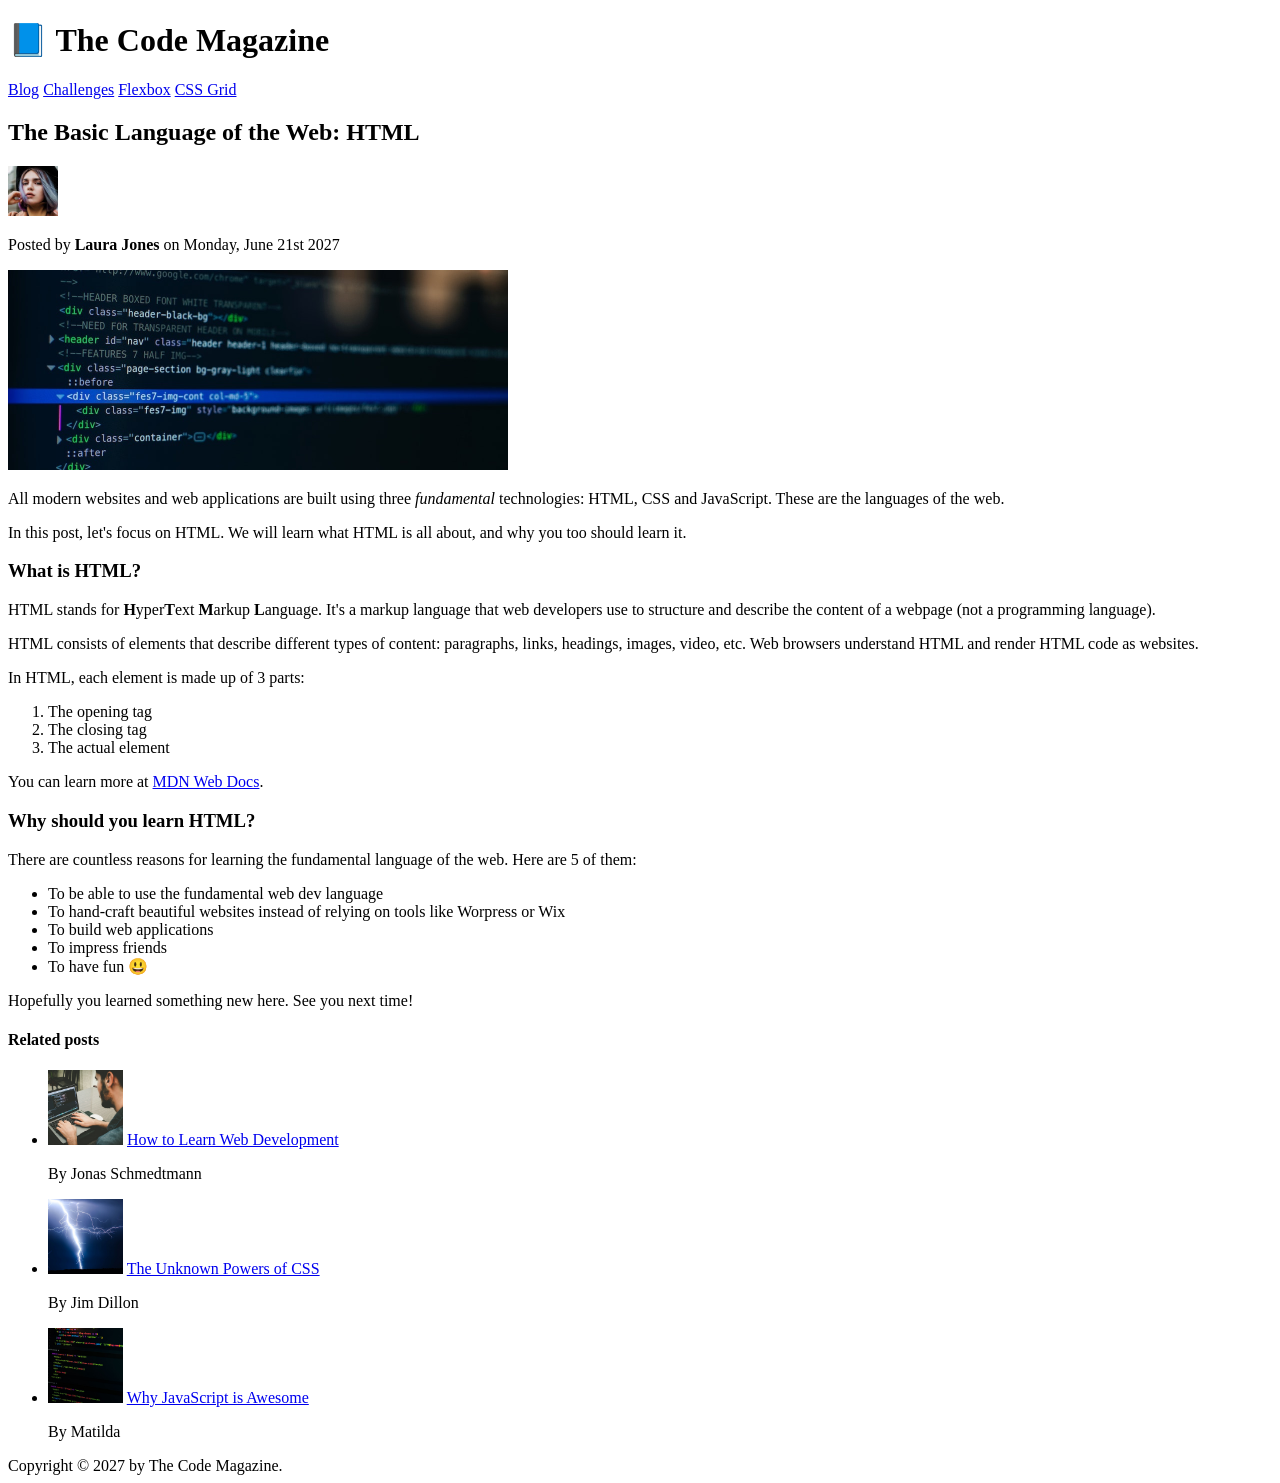
<file: working/03-CSS-Fundamentals/index.html>
<!DOCTYPE html>
<html lang="en">
  <head>
    <meta charset="UTF-8" />
    <title>The Basic Language of the Web: HTML</title>
  </head>

  <body>
    <!--
    <h1>The Basic Language of the Web: HTML</h1>
    <h2>The Basic Language of the Web: HTML</h2>
    <h3>The Basic Language of the Web: HTML</h3>
    <h4>The Basic Language of the Web: HTML</h4>
    <h5>The Basic Language of the Web: HTML</h5>
    <h6>The Basic Language of the Web: HTML</h6>
    -->

    <header>
      <h1>📘 The Code Magazine</h1>

      <nav>
        <a href="blog.html">Blog</a>
        <a href="#">Challenges</a>
        <a href="#">Flexbox</a>
        <a href="#">CSS Grid</a>
      </nav>
    </header>

    <article>
      <header>
        <h2>The Basic Language of the Web: HTML</h2>

        <img
          src="img/laura-jones.jpg"
          alt="Headshot of Laura Jones"
          height="50"
          width="50"
        />

        <p>Posted by <strong>Laura Jones</strong> on Monday, June 21st 2027</p>

        <img
          src="img/post-img.jpg"
          alt="HTML code on a screen"
          width="500"
          height="200"
        />
      </header>

      <p>
        All modern websites and web applications are built using three
        <em>fundamental</em>
        technologies: HTML, CSS and JavaScript. These are the languages of the
        web.
      </p>

      <p>
        In this post, let's focus on HTML. We will learn what HTML is all about,
        and why you too should learn it.
      </p>

      <h3>What is HTML?</h3>
      <p>
        HTML stands for <strong>H</strong>yper<strong>T</strong>ext
        <strong>M</strong>arkup <strong>L</strong>anguage. It's a markup
        language that web developers use to structure and describe the content
        of a webpage (not a programming language).
      </p>
      <p>
        HTML consists of elements that describe different types of content:
        paragraphs, links, headings, images, video, etc. Web browsers understand
        HTML and render HTML code as websites.
      </p>
      <p>In HTML, each element is made up of 3 parts:</p>

      <ol>
        <li>The opening tag</li>
        <li>The closing tag</li>
        <li>The actual element</li>
      </ol>

      <p>
        You can learn more at
        <a
          href="https://developer.mozilla.org/en-US/docs/Web/HTML"
          target="_blank"
          >MDN Web Docs</a
        >.
      </p>

      <h3>Why should you learn HTML?</h3>

      <p>
        There are countless reasons for learning the fundamental language of the
        web. Here are 5 of them:
      </p>

      <ul>
        <li>To be able to use the fundamental web dev language</li>
        <li>
          To hand-craft beautiful websites instead of relying on tools like
          Worpress or Wix
        </li>
        <li>To build web applications</li>
        <li>To impress friends</li>
        <li>To have fun 😃</li>
      </ul>

      <p>Hopefully you learned something new here. See you next time!</p>
    </article>

    <aside>
      <h4>Related posts</h4>

      <ul>
        <li>
          <img
            src="img/related-1.jpg"
            alt="Person programming"
            width="75"
            width="75"
          />
          <a href="#">How to Learn Web Development</a>
          <p>By Jonas Schmedtmann</p>
        </li>
        <li>
          <img src="img/related-2.jpg" alt="Lightning" width="75" heigth="75" />
          <a href="#">The Unknown Powers of CSS</a>
          <p>By Jim Dillon</p>
        </li>
        <li>
          <img
            src="img/related-3.jpg"
            alt="JavaScript code on a screen"
            width="75"
            height="75"
          />
          <a href="#">Why JavaScript is Awesome</a>
          <p>By Matilda</p>
        </li>
      </ul>
    </aside>

    <footer>Copyright &copy; 2027 by The Code Magazine.</footer>
  </body>
</html>
</file>
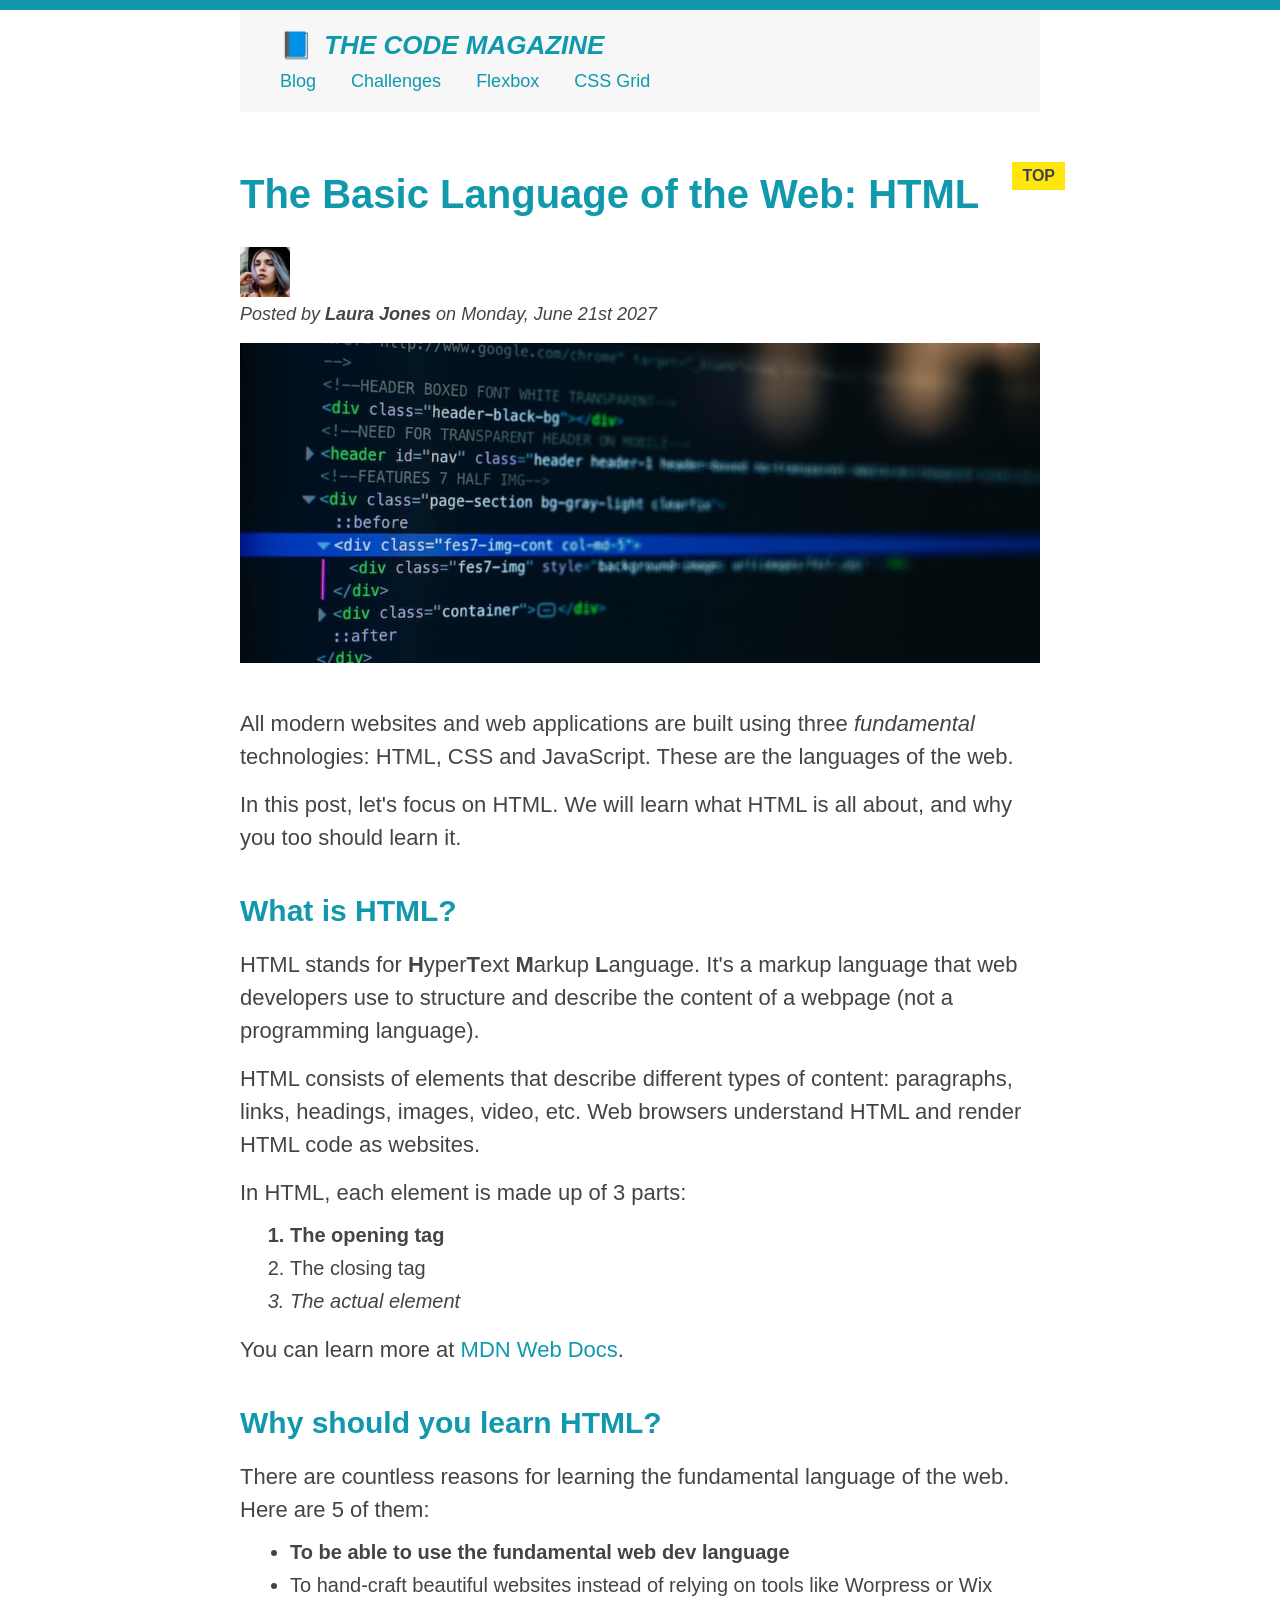
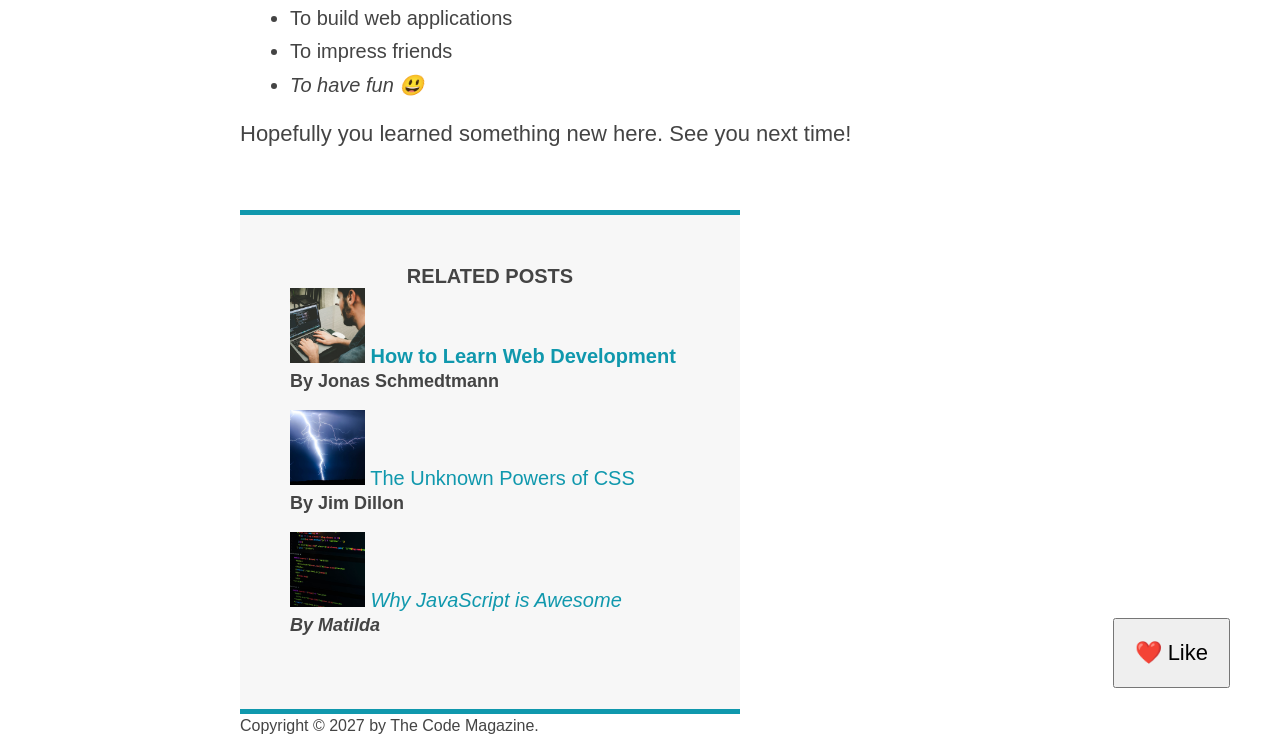
<file: working/04-CSS-Layouts/index.html>
<!DOCTYPE html>
<html lang="en">
  <head>
    <meta charset="UTF-8" />
    <link href="style.css" rel="stylesheet" />

    <title>The Basic Language of the Web: HTML</title>
  </head>

  <body>
    <!--
    <h1>The Basic Language of the Web: HTML</h1>
    <h2>The Basic Language of the Web: HTML</h2>
    <h3>The Basic Language of the Web: HTML</h3>
    <h4>The Basic Language of the Web: HTML</h4>
    <h5>The Basic Language of the Web: HTML</h5>
    <h6>The Basic Language of the Web: HTML</h6>
    -->

    <div class="container">
      <header class="main-header">
        <h1>📘 The Code Magazine</h1>

        <nav>
          <!-- <strong>This is the navigation</strong> -->
          <a href="blog.html">Blog</a>
          <a href="#">Challenges</a>
          <a href="#">Flexbox</a>
          <a href="#">CSS Grid</a>
        </nav>
      </header>

      <article>
        <header class="post-header">
          <h2>The Basic Language of the Web: HTML</h2>

          <img
            src="img/laura-jones.jpg"
            alt="Headshot of Laura Jones"
            height="50"
            width="50"
          />

          <p id="author">
            Posted by <strong>Laura Jones</strong> on Monday, June 21st 2027
          </p>

          <img
            src="img/post-img.jpg"
            alt="HTML code on a screen"
            width="500"
            height="200"
            class="post-img"
          />
          <button>❤️ Like</button>
        </header>

        <p>
          All modern websites and web applications are built using three
          <em>fundamental</em>
          technologies: HTML, CSS and JavaScript. These are the languages of the
          web.
        </p>

        <p>
          In this post, let's focus on HTML. We will learn what HTML is all
          about, and why you too should learn it.
        </p>

        <h3>What is HTML?</h3>
        <p>
          HTML stands for <strong>H</strong>yper<strong>T</strong>ext
          <strong>M</strong>arkup <strong>L</strong>anguage. It's a markup
          language that web developers use to structure and describe the content
          of a webpage (not a programming language).
        </p>
        <p>
          HTML consists of elements that describe different types of content:
          paragraphs, links, headings, images, video, etc. Web browsers
          understand HTML and render HTML code as websites.
        </p>
        <p>In HTML, each element is made up of 3 parts:</p>

        <ol>
          <li class="first-li">The opening tag</li>
          <li>The closing tag</li>
          <li>The actual element</li>
        </ol>

        <p>
          You can learn more at
          <a
            href="https://developer.mozilla.org/en-US/docs/Web/HTML"
            target="_blank"
            >MDN Web Docs</a
          >.
        </p>

        <h3>Why should you learn HTML?</h3>

        <p>
          There are countless reasons for learning the fundamental language of
          the web. Here are 5 of them:
        </p>

        <ul>
          <li class="first-li">
            To be able to use the fundamental web dev language
          </li>
          <li>
            To hand-craft beautiful websites instead of relying on tools like
            Worpress or Wix
          </li>
          <li>To build web applications</li>
          <li>To impress friends</li>
          <li>To have fun 😃</li>
        </ul>

        <p>Hopefully you learned something new here. See you next time!</p>
      </article>

      <aside>
        <h4>Related posts</h4>

        <ul class="related">
          <li>
            <img
              src="img/related-1.jpg"
              alt="Person programming"
              width="75"
              height="75"
            />
            <a href="#">How to Learn Web Development</a>
            <p class="related-author">By Jonas Schmedtmann</p>
          </li>
          <li>
            <img
              src="img/related-2.jpg"
              alt="Lightning"
              width="75"
              height="75"
            />
            <a href="#">The Unknown Powers of CSS</a>
            <p class="related-author">By Jim Dillon</p>
          </li>
          <li>
            <img
              src="img/related-3.jpg"
              alt="JavaScript code on a screen"
              width="75"
              height="75"
            />
            <a href="#">Why JavaScript is Awesome</a>
            <p class="related-author">By Matilda</p>
          </li>
        </ul>
      </aside>

      <footer>
        <p id="copyright" class="copyright text">
          Copyright &copy; 2027 by The Code Magazine.
        </p>
      </footer>
    </div>
  </body>
</html>
</file>
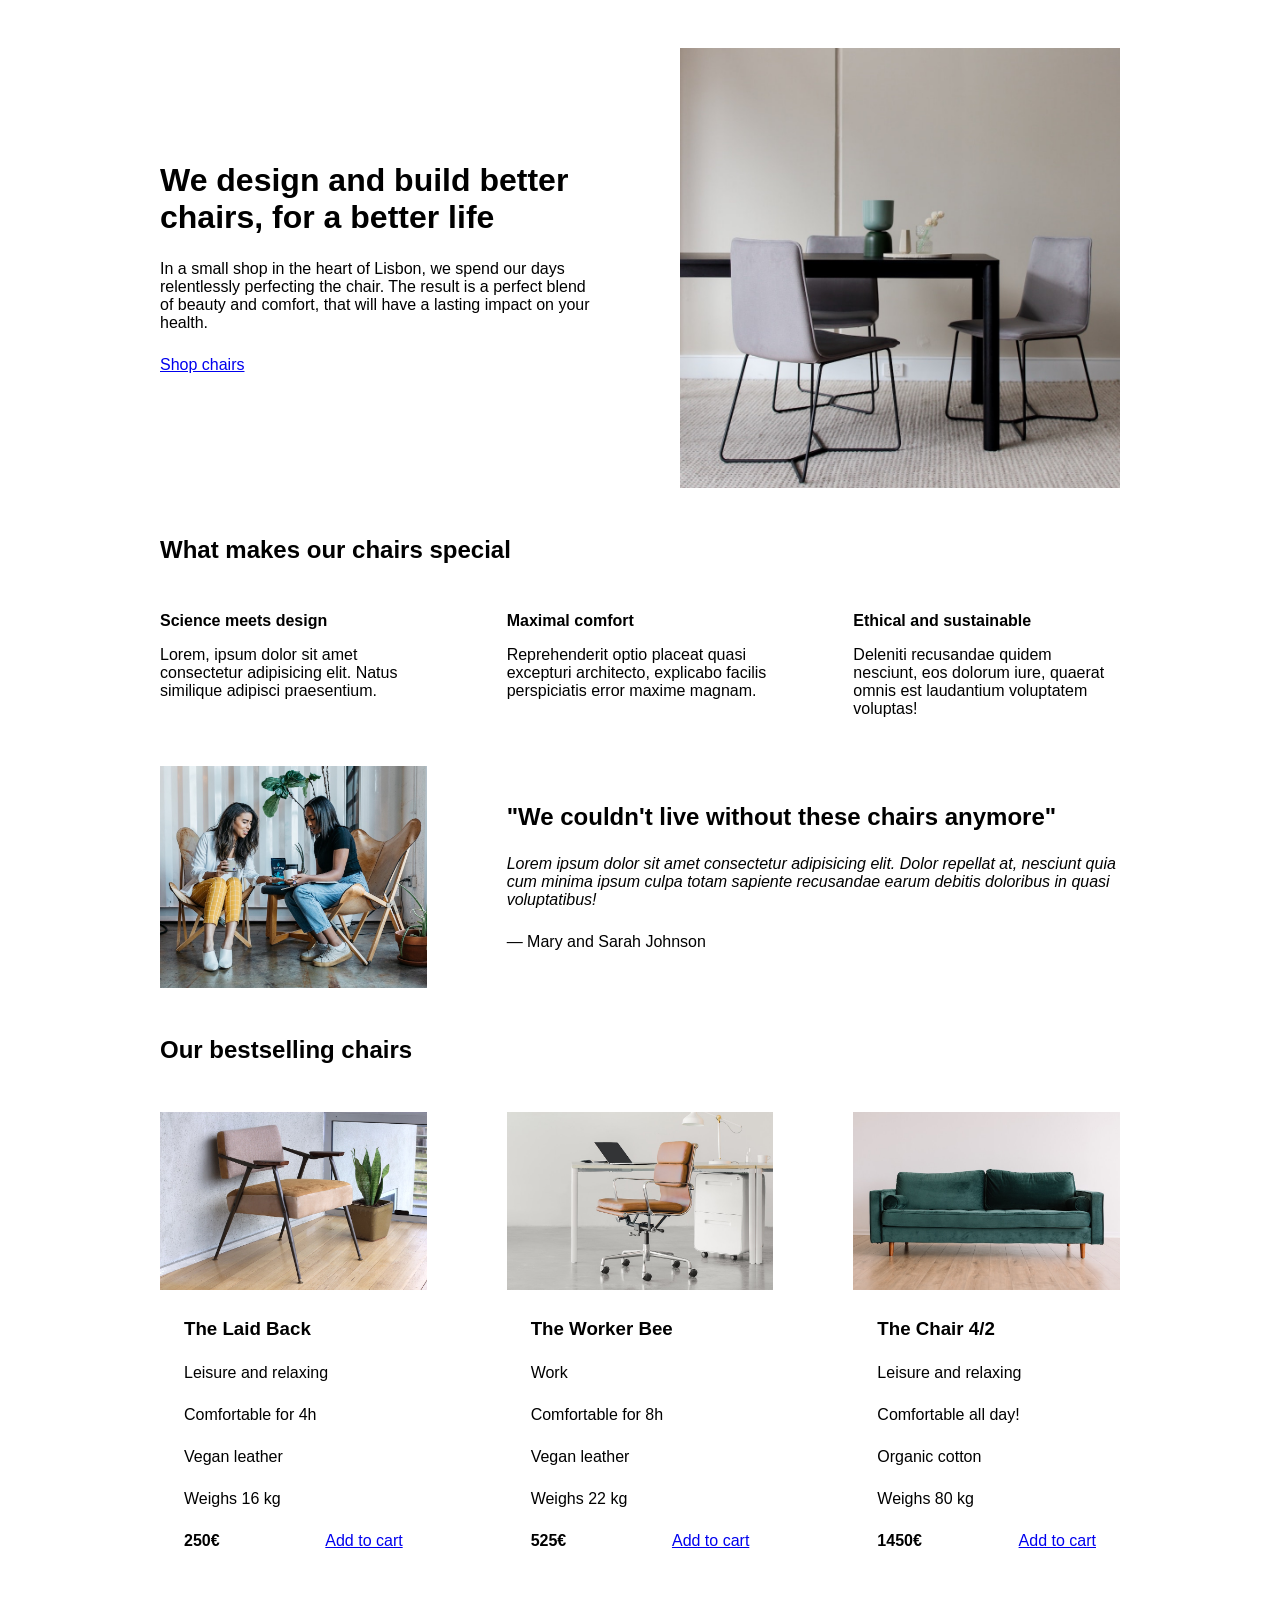
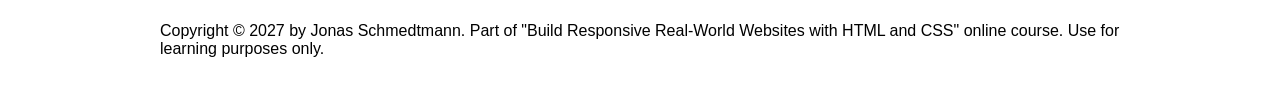
<file: working/05-Design/index.html>
<!DOCTYPE html>
<html lang="en">
  <head>
    <meta charset="UTF-8" />
    <meta http-equiv="X-UA-Compatible" content="IE=edge" />
    <meta name="viewport" content="width=device-width, initial-scale=1.0" />

    <link rel="stylesheet" href="style.css" />
    <title>Lisbon Chair Shop</title>
  </head>
  <body>
    <div class="container">
      <header>
        <div class="header-text-box">
          <h1>We design and build better chairs, for a better life</h1>
          <p class="header-text">
            In a small shop in the heart of Lisbon, we spend our days
            relentlessly perfecting the chair. The result is a perfect blend of
            beauty and comfort, that will have a lasting impact on your health.
          </p>
          <a class="btn btn--big" href="#">Shop chairs</a>
        </div>
        <img src="hero.jpg" alt="Photo" />
      </header>

      <section>
        <h2>What makes our chairs special</h2>
        <div class="grid-3-cols">
          <div>
            <p class="features-title"><strong>Science meets design</strong></p>
            <p class="features-text">
              Lorem, ipsum dolor sit amet consectetur adipisicing elit. Natus
              similique adipisci praesentium.
            </p>
          </div>

          <div>
            <p class="features-title">
              <strong>Maximal comfort</strong>
            </p>
            <p class="features-text">
              Reprehenderit optio placeat quasi excepturi architecto, explicabo
              facilis perspiciatis error maxime magnam.
            </p>
          </div>

          <div>
            <p class="features-title">
              <strong>Ethical and sustainable</strong>
            </p>
            <p class="features-text">
              Deleniti recusandae quidem nesciunt, eos dolorum iure, quaerat
              omnis est laudantium voluptatem voluptas!
            </p>
          </div>
        </div>
      </section>

      <section class="testimonial-section">
        <div class="grid-3-cols">
          <img src="customers.jpg" alt="People sitting on chairs" />
          <div class="testimonial-box">
            <h2>"We couldn't live without these chairs anymore"</h2>
            <blockquote class="testimonial-text">
              Lorem ipsum dolor sit amet consectetur adipisicing elit. Dolor
              repellat at, nesciunt quia cum minima ipsum culpa totam sapiente
              recusandae earum debitis doloribus in quasi voluptatibus!
            </blockquote>
            <p class="testimonial-author">&mdash; Mary and Sarah Johnson</p>
          </div>
        </div>
      </section>

      <section>
        <h2>Our bestselling chairs</h2>
        <div class="grid-3-cols">
          <figure class="chair">
            <img src="chair-1.jpg" alt="Chair" />
            <div class="chair-box">
              <h3>The Laid Back</h3>
              <ul class="chair-details">
                <li>
                  <!-- Span is a generic INLINE text element, it doesn't have any meaning. It's like a div element, but inline -->
                  <span>Leisure and relaxing</span>
                </li>
                <li>
                  <span>Comfortable for 4h</span>
                </li>
                <li>
                  <span>Vegan leather</span>
                </li>
                <li>
                  <span>Weighs 16 kg</span>
                </li>
              </ul>
              <div class="chair-price">
                <strong>250€</strong>
                <a href="#" class="btn btn--small">Add to cart</a>
              </div>
            </div>
          </figure>

          <figure class="chair">
            <img src="chair-2.jpg" alt="Chair" />
            <div class="chair-box">
              <h3>The Worker Bee</h3>
              <ul class="chair-details">
                <li>
                  <span>Work</span>
                </li>
                <li>
                  <span>Comfortable for 8h</span>
                </li>
                <li>
                  <span>Vegan leather</span>
                </li>
                <li>
                  <span>Weighs 22 kg</span>
                </li>
              </ul>
              <div class="chair-price">
                <strong>525€</strong>
                <a href="#" class="btn btn--small">Add to cart</a>
              </div>
            </div>
          </figure>

          <figure class="chair">
            <img src="chair-3.jpg" alt="Chair" />
            <div class="chair-box">
              <h3>The Chair 4/2</h3>
              <ul class="chair-details">
                <li>
                  <span>Leisure and relaxing</span>
                </li>
                <li>
                  <span>Comfortable all day!</span>
                </li>
                <li>
                  <span>Organic cotton</span>
                </li>
                <li>
                  <span>Weighs 80 kg</span>
                </li>
              </ul>
              <div class="chair-price">
                <strong>1450€</strong>
                <a href="#" class="btn btn--small">Add to cart</a>
              </div>
            </div>
          </figure>
        </div>
      </section>

      <footer>
        Copyright &copy; 2027 by Jonas Schmedtmann. Part of "Build Responsive
        Real-World Websites with HTML and CSS" online course. Use for learning
        purposes only.
      </footer>
    </div>
  </body>
</html>
</file>
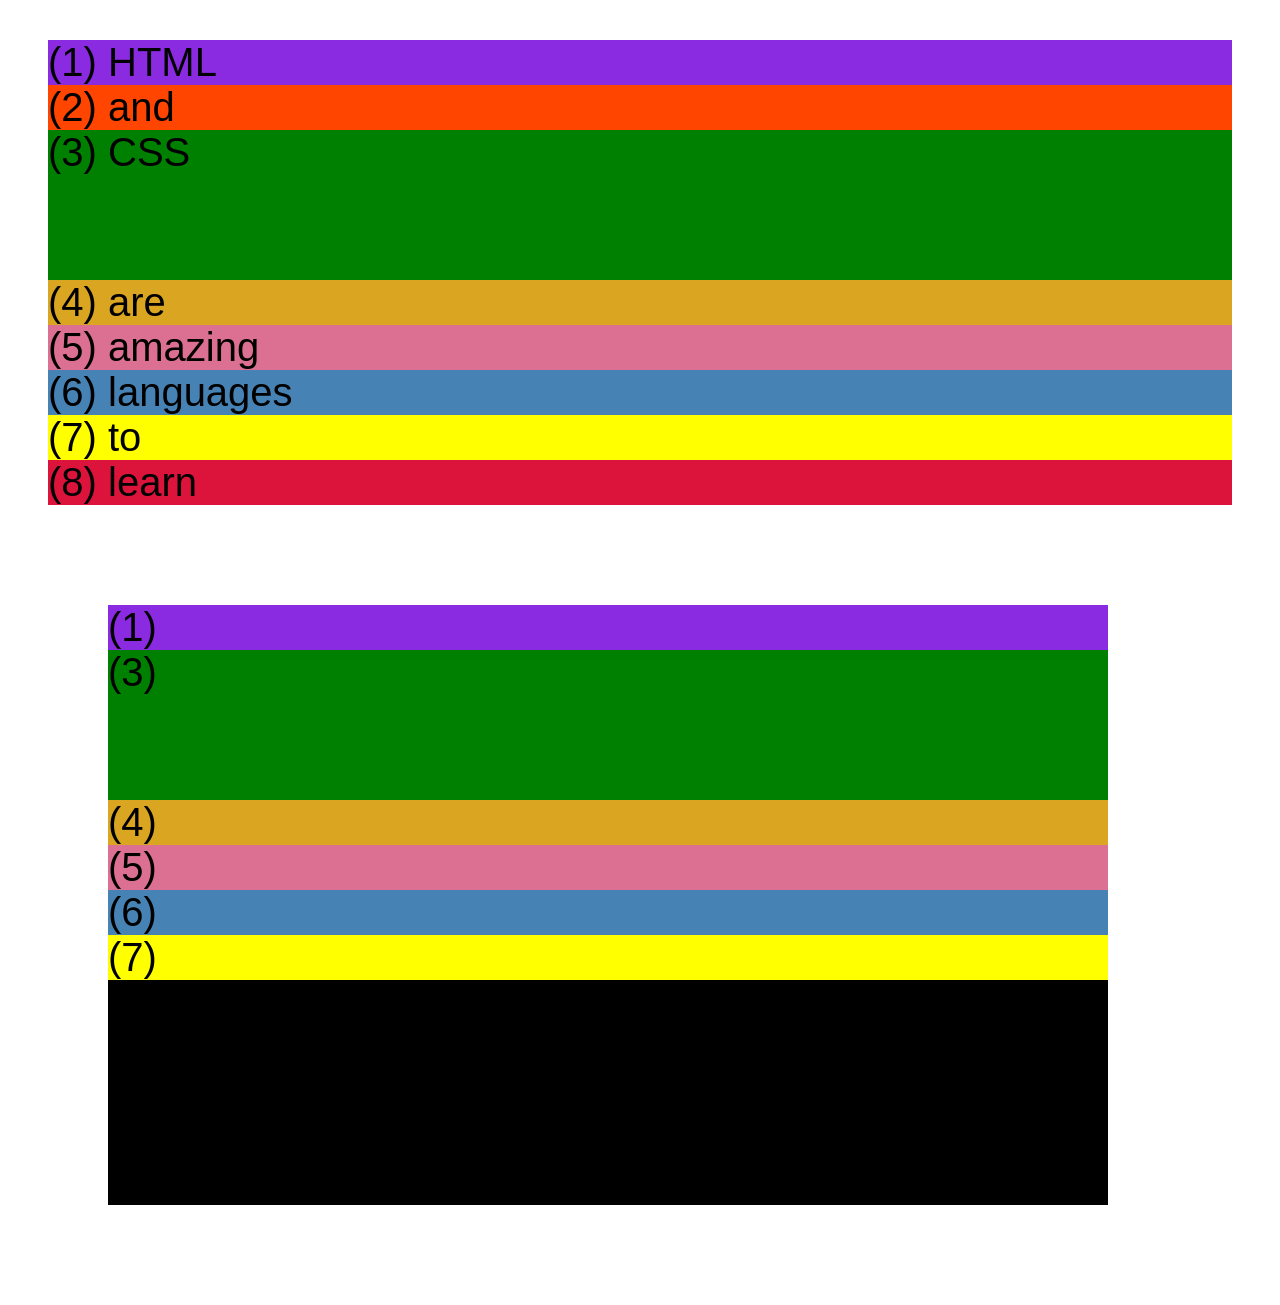
<file: working/04-CSS-Layouts/css-grid.html>
<!DOCTYPE html>
<html lang="en">
  <head>
    <meta charset="UTF-8" />
    <meta http-equiv="X-UA-Compatible" content="IE=edge" />
    <meta name="viewport" content="width=device-width, initial-scale=1.0" />
    <title>CSS Grid</title>
    <style>
      .el--1 {
        background-color: blueviolet;
      }
      .el--2 {
        background-color: orangered;
      }
      .el--3 {
        background-color: green;
        height: 150px;
      }
      .el--4 {
        background-color: goldenrod;
      }
      .el--5 {
        background-color: palevioletred;
      }
      .el--6 {
        background-color: steelblue;
      }
      .el--7 {
        background-color: yellow;
      }
      .el--8 {
        background-color: crimson;
      }

      .container--1 {
        /* STARTER */
        font-family: sans-serif;
        background-color: #ddd;
        font-size: 40px;
        margin: 40px;

        /* CSS GRID */
      }

      .container--2 {
        /* STARTER */
        font-family: sans-serif;
        background-color: black;
        font-size: 40px;
        margin: 100px;

        width: 1000px;
        height: 600px;

        /* CSS GRID */
      }
    </style>
  </head>
  <body>
    <div class="container--1">
      <div class="el el--1">(1) HTML</div>
      <div class="el el--2">(2) and</div>
      <div class="el el--3">(3) CSS</div>
      <div class="el el--4">(4) are</div>
      <div class="el el--5">(5) amazing</div>
      <div class="el el--6">(6) languages</div>
      <div class="el el--7">(7) to</div>
      <div class="el el--8">(8) learn</div>
    </div>

    <div class="container--2">
      <div class="el el--1">(1)</div>
      <div class="el el--3">(3)</div>
      <div class="el el--4">(4)</div>
      <div class="el el--5">(5)</div>
      <div class="el el--6">(6)</div>
      <div class="el el--7">(7)</div>
    </div>
  </body>
</html>
</file>
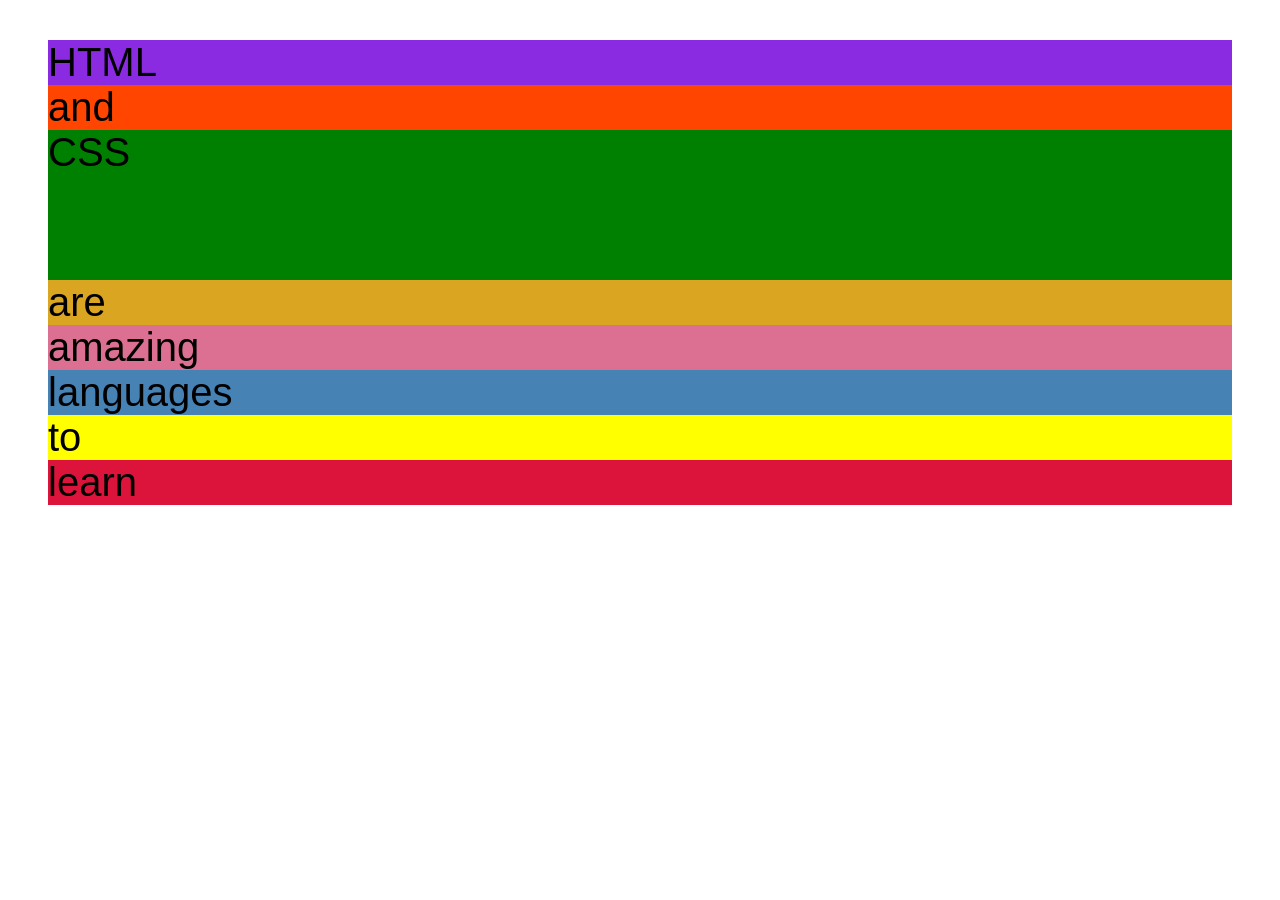
<file: working/04-CSS-Layouts/flexbox.html>
<!DOCTYPE html>
<html lang="en">
  <head>
    <meta charset="UTF-8" />
    <meta http-equiv="X-UA-Compatible" content="IE=edge" />
    <meta name="viewport" content="width=device-width, initial-scale=1.0" />
    <title>Flexbox</title>
    <style>
      .el--1 {
        background-color: blueviolet;
      }
      .el--2 {
        background-color: orangered;
      }
      .el--3 {
        background-color: green;
        height: 150px;
      }
      .el--4 {
        background-color: goldenrod;
      }
      .el--5 {
        background-color: palevioletred;
      }
      .el--6 {
        background-color: steelblue;
      }
      .el--7 {
        background-color: yellow;
      }
      .el--8 {
        background-color: crimson;
      }

      .container {
        /* STARTER */
        font-family: sans-serif;
        background-color: #ddd;
        font-size: 40px;
        margin: 40px;

        /* FLEXBOX */
      }
    </style>
  </head>
  <body>
    <div class="container">
      <div class="el el--1">HTML</div>
      <div class="el el--2">and</div>
      <div class="el el--3">CSS</div>
      <div class="el el--4">are</div>
      <div class="el el--5">amazing</div>
      <div class="el el--6">languages</div>
      <div class="el el--7">to</div>
      <div class="el el--8">learn</div>
    </div>
  </body>
</html>
</file>
<file: working/04-CSS-Layouts/style.css>
* {
  /* border-top: 10px solid #1098ad; */
  margin: 0;
  padding: 0;
}

/* PAGE SECTIONS */
body {
  color: #444;
  font-family: sans-serif;

  border-top: 10px solid #1098ad;
  position: relative;
}

.container {
  width: 800px;
  /* margin-left: auto;
  margin-right: auto; */
  margin: 0 auto;
}

.main-header {
  background-color: #f7f7f7;
  /* padding: 20px;
  padding-left: 40px;
  padding-right: 40px; */
  padding: 20px 40px;
  margin-bottom: 60px;
  /* height: 80px; */
}

nav {
  font-size: 18px;
  /* text-align: center; */
}

article {
  margin-bottom: 60px;
}

.post-header {
  margin-bottom: 40px;
  /* position: relative; */
}

aside {
  background-color: #f7f7f7;
  border-top: 5px solid #1098ad;
  border-bottom: 5px solid #1098ad;
  /* padding-top: 50px;
  padding-bottom: 50px; */
  padding: 50px 0;
  width: 500px;
}

/* SMALLER ELEMENTS */
h1,
h2,
h3 {
  color: #1098ad;
}

h1 {
  font-size: 26px;
  text-transform: uppercase;
  font-style: italic;
}

h2 {
  font-size: 40px;
  margin-bottom: 30px;
}

h3 {
  font-size: 30px;
  margin-bottom: 20px;
  margin-top: 40px;
}

h4 {
  font-size: 20px;
  text-transform: uppercase;
  text-align: center;
}

p {
  font-size: 22px;
  line-height: 1.5;
  margin-bottom: 15px;
}

ul,
ol {
  margin-left: 50px;
  margin-bottom: 20px;
}

li {
  font-size: 20px;
  margin-bottom: 10px;
  /* display: inline; */
}

li:last-child {
  margin-bottom: 0;
}

/* footer p {
  font-size: 16px;
} */

/* article header p {
  font-style: italic;
} */

#author {
  font-style: italic;
  font-size: 18px;
}

#copyright {
  font-size: 16px;
}

.related-author {
  font-size: 18px;
  font-weight: bold;
}

/* ul {
  list-style: none;
} */

.related {
  list-style: none;
}

body {
  /* background-color: orangered; */
}

/* .first-li {
  font-weight: bold;
} */

li:first-child {
  font-weight: bold;
}

li:last-child {
  font-style: italic;
}

li:nth-child(even) {
  /* color: red; */
}

/* Misconception: this won't work! */
article p:first-child {
  color: red;
}

/* Styling links */
a:link {
  color: #1098ad;
  text-decoration: none;
}

a:visited {
  /* color: #777; */
  color: #1098ad;
}

a:hover {
  color: orangered;
  font-weight: bold;
  text-decoration: underline orangered;
}

a:active {
  background-color: black;
  font-style: italic;
}
/* LVHA */

.post-img {
  width: 100%;
  height: auto;
}

nav a:link {
  /* background-color: orangered;
  margin: 20px;
  padding: 20px;

  display: block; */

  margin-right: 30px;
  margin-top: 10px;
  display: inline-block;
}

nav a:link:last-child {
  margin-right: 0;
}

button {
  font-size: 22px;
  padding: 20px;
  cursor: pointer;

  position: absolute;
  /* top: 50px;
  left: 50px; */
  bottom: 50px;
  right: 50px;
}

h1::first-letter {
  font-style: normal;
  margin-right: 5px;
}

h3 + p::first-line {
  /* color: red; */
}

h2 {
  /* background-color: orange; */
  position: relative;
}

h2::before {
  content: "TOP";
  background-color: #ffe70e;
  color: #444;
  font-size: 16px;
  font-weight: bold;
  display: inline-block;
  padding: 5px 10px;
  position: absolute;
  top: -10px;
  right: -25px;
}

/* Resolving conflicts */
/* #copyright {
  color: red;
}

.copyright {
  color: blue;
}

.text {
  color: yellow;
}

footer p {
  color: green !important;
} */

/* nav a:link,
nav p {
  font-size: 18px;
} */
</file>
<file: working/05-Design/style.css>
/*
SPACING SYSTEM (px)
2 / 4 / 8 / 12 / 16 / 24 / 32 / 48 / 64 / 80 / 96 / 128

FONT SIZE SYSTEM (px)
10 / 12 / 14 / 16 / 18 / 20 / 24 / 30 / 36 / 44 / 52 / 62 / 74 / 86 / 98
*/

* {
  margin: 0;
  padding: 0;
  box-sizing: border-box;
}

/* ------------------------ */
/* GENERAL STYLES */
/* ------------------------ */
body {
  font-family: sans-serif;
}

.container {
  width: 960px;
  margin: 0 auto;
}

header,
section {
  margin-bottom: 48px;
}

h2 {
  margin-bottom: 48px;
}

.grid-3-cols {
  display: grid;
  grid-template-columns: repeat(3, 1fr);
  column-gap: 80px;
}

/* ------------------------ */
/* COMPONENT STYLES */
/* ------------------------ */

/* HEADER */
header {
  display: grid;
  grid-template-columns: repeat(2, 1fr);
  column-gap: 80px;
  margin-top: 48px;
}

.header-text-box {
  align-self: center;
}

h1 {
  margin-bottom: 24px;
}

.header-text {
  margin-bottom: 24px;
}

img {
  width: 100%;
}

/* FEATURES */
.features-icon {
}

.features-title {
  margin-bottom: 16px;
}

.features-text {
}

/* TESTIMONIAL */
.testimonial-section {
}

.testimonial-box {
  grid-column: 2 / -1;
  align-self: center;
}

.testimonial-box h2 {
  margin-bottom: 24px;
}

.testimonial-text {
  font-style: italic;
  margin-bottom: 24px;
}

/* CHAIRS */
.chair-box {
  padding: 24px;
}

h3 {
  margin-bottom: 24px;
}

.chair-details {
  list-style: none;
  margin-bottom: 24px;
}

.chair-details li {
  display: flex;
  align-items: center;
  gap: 12px;
  margin-bottom: 24px;
}

.chair-details li:last-child {
  margin-bottom: 0;
}

.chair-icon {
}

.chair-price {
  display: flex;
  justify-content: space-between;
}

footer {
  margin-bottom: 48px;
}
</file>
